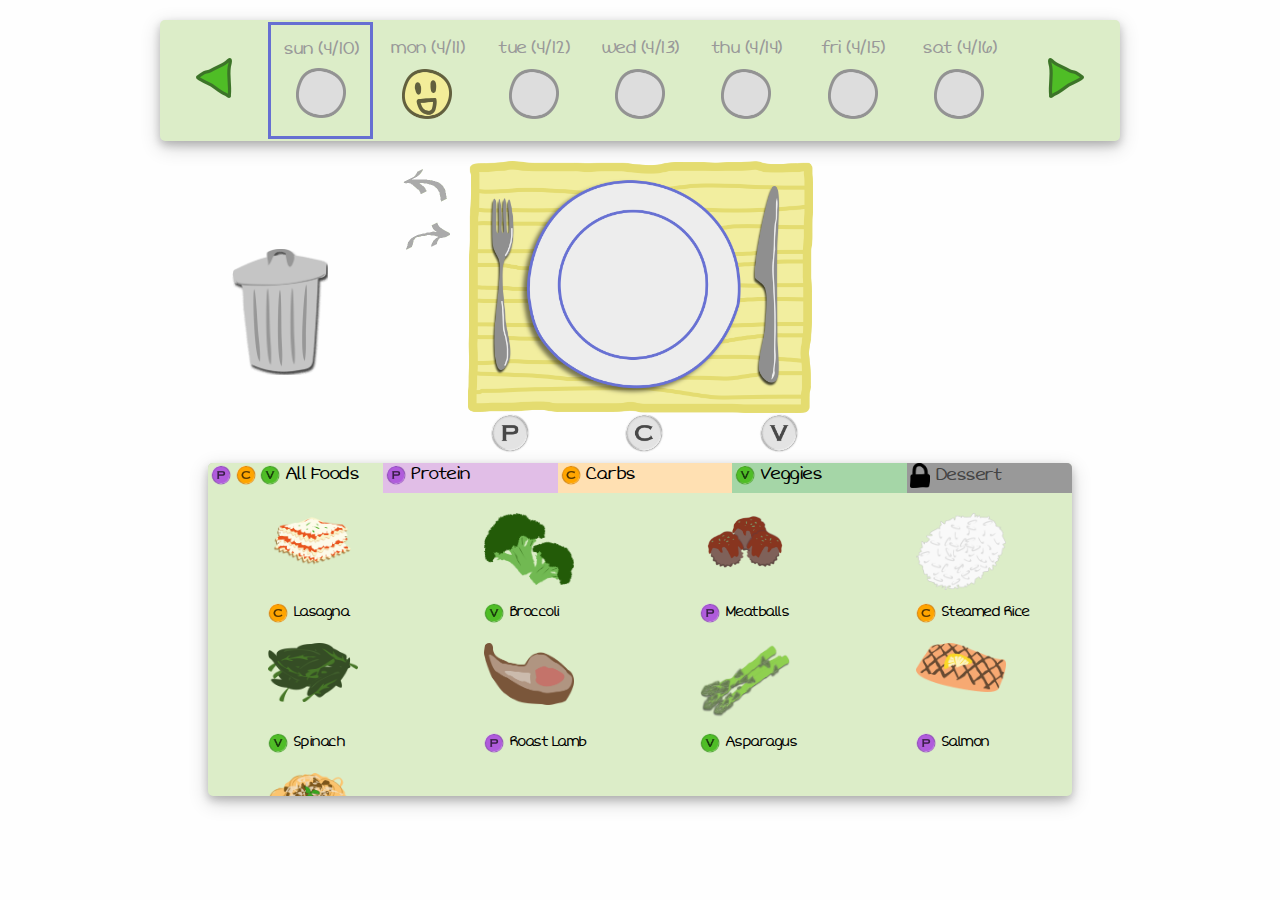
<file: index.html>
<!DOCTYPE html>

<html>

<head>
    <meta charset="UTF-8">
    <title>MERP</title>
    <link rel="stylesheet" href="style.css" />
    <link rel="stylesheet" href="animation.css" />
</head>

<body>

<div id="content_wrapper">
        
    <div id="calendar_wrapper">
        <table id="calendar">
            <!--
        	<tr>
        		<td id="left_arrow" class="arrow"><img src="img/arrow_left.png"></img></td>
        		<td id="sun" class="day">Sun (4/10)<img src="img/smiley_empty.png"></td>
        		<td id="mon" class="day">Mon (4/11)<img src="img/smiley_full.png"></td>
        		<td id="tue" class="day">Tue (4/12)<img src="img/smiley_empty.png"></td>
        		<td id="wed" class="day">Wed (4/13)<img src="img/smiley_empty.png"></td>
        		<td id="thu" class="day">Thu (4/14)<img src="img/smiley_empty.png"></td>
        		<td id="fri" class="day">Fri (4/15)<img src="img/smiley_empty.png"></td>
        		<td id="sat" class="day">Sat (4/16)<img src="img/smiley_empty.png"></td>
        		<td id="right_arrow" class="arrow"><img src="img/arrow_right.png" /></td>
        	</tr>
            -->
        </table>
    </div>
    
    <div id="plates_wrapper">
    
        <div id="trash_can_wrapper">
    	    <div id="trash_can">
    	    </div>
    	</div>
    	
    	<div id="dinner_plate_wrapper">
            <div id="undo_button" class="undo_redo_buttons"></div>
            <div id="redo_button" class="undo_redo_buttons"></div>
    	    <div id="dinner_plate">
    	        <div id="dinner_plate_food_wrapper">
    	            <div id="dinner_plate_C"></div>
    	            <div id="dinner_plate_P"></div>
    	            <div id="dinner_plate_V"></div>
    	        </div>
    	    </div>
    	    <div id="dinner_plate_icon_wrapper">
    	        <span id="icon_p"><img class="med_icon" src="img/icon_p0.png"></img></span>
                <span id="icon_c"><img class="med_icon" src="img/icon_c0.png"></img></span>
                <span id="icon_v"><img class="med_icon" src="img/icon_v0.png"></img></span>
    	    </div>
    	</div>
    	
    	<div id="dessert_plate_wrapper">
    	    <div id="dessert_plate" lclass="hidden"></div>
    	</div>
    	
    </div>
    
    <div id="food_table_wrapper">
        
        <ul id="food_table_tabs">
            <li id="tab_A" class="food_table_tab tab_selected">
                <img class="small_icon" src="img/icon_p1.png"></img>
                <img class="small_icon" src="img/icon_c1.png"></img>
                <img class="small_icon" src="img/icon_v1.png"></img>
                All Foods 
            </li>
            <li id="tab_P" class="food_table_tab"><img class="small_icon" src="img/icon_p1.png"></img> Protein</li>
            <li id="tab_C" class="food_table_tab"><img class="small_icon" src="img/icon_c1.png"></img> Carbs</li>
            <li id="tab_V" class="food_table_tab"><img class="small_icon" src="img/icon_v1.png"></img> Veggies</li>
            <li id="tab_D" class="food_table_tab tab_deactivated"><img class="small_icon" src="img/lock.png"></img> Dessert</li>
        </ul>
        
        <div id="food_table">
        </div>
        
    </div>
    
</div>

<script type="text/javascript" src="external_js/jquery-1.9.0.min.js"></script>
<script type="text/javascript" src="food_items.js"></script>
<script type="text/javascript" src="dinner_menu.js"></script>
<script type="text/javascript" src="undo_logic.js"></script>
<script type="text/javascript" src="logic.js"></script>
    
</body>

</html>
</file>
<file: style.css>
body {
    font-family: "short_stackregular", Arial;
    letter-spacing: -1.5px;
    font-size: 17px;
    background-color: #FEFEFE;
    /* 
     * Photo credit: http://www.psdgraphics.com/backgrounds/light-wooden-background/
     */
    /*background-image: url("img/light-wooden-background.jpg");*/
    /*background-size: contain;*/
}

@font-face {
    font-family: 'short_stackregular';
    src: url('font/shortstack-regular-webfont.eot');
    src: url('font/shortstack-regular-webfont.eot?#iefix') format('embedded-opentype'),
         url('font/shortstack-regular-webfont.woff2') format('woff2'),
         url('font/shortstack-regular-webfont.woff') format('woff'),
         url('font/shortstack-regular-webfont.ttf') format('truetype'),
         url('font/shortstack-regular-webfont.svg#short_stackregular') format('svg');
    font-weight: normal;
    font-style: normal;

}

#content_wrapper {
    width: 1000px;
    height: 630px;
    margin: 0 auto;
}

/*
*  calendar	
*/

#calendar_wrapper {
    width: 100%;
    height: 20%;
    text-align: center;
    color: #999;
    margin: 20px 0px 20px 0px;
    box-shadow: 0 4px 8px 0 rgba(0, 0, 0, 0.2), 0 6px 20px 0 rgba(0, 0, 0, 0.19);
    /*border: 1px solid #aaa;*/
    border-radius: 5px;
    background-color: #DCEDC8;
}

#calendar{
	width: 100%;
	height: 100%;
}

#calendar td{
	top: 50px;
	width: 11%;
	height: 100%;
}

.day {
	/*border: 1px solid #999;*/
}

.day img{
	padding-top: 10%;
	width: 50px;
	height: 50px;
}


/*
 * plates
 */
 
 #plates_wrapper {
    width: 100%;
    height: 50%;
 }
 
 #trash_can_wrapper {
     width: 25%;
     height: 100%;
     float: left;
}
 
 #trash_can {
     width: 100%;
     height: 100%;
     background: url('img/trashcan_shadowed.png') no-repeat;
     background-position: center center;
     background-size: 40%;
}
 
 #dinner_plate_wrapper {
     width: 50%;
     height: 100%;
     float: left;
     position: relative;
 }
 
 #dinner_plate {
     width: 100%;
     height: calc(100% - 50px);
     float: left;
     text-align: center;
     vertical-align: center;
     background-image: url("img/placemat.png");
     background-size: contain;
     background-repeat: no-repeat;
     background-position: center center;
 }
 
 #dinner_plate_food_wrapper {
     width: calc(80% - 200px);
	 height: 150px;
	 margin-top: 40px;
	 margin-left: 140px;
 }
 
 #dinner_plate_C {
     width: 100%;
     height: 50%;
     padding-left: calc(50% - 45px); 
     float: left;
 }
 
 #dinner_plate_P {
     width: 50%;
     height: 50%;
     float: left;
 }
 
 #dinner_plate_V {
     width: 50%;
     height: 50%;
     float: left;
 }
 
 #dinner_plate_icon_wrapper {
     width: 100%;
     height: 50px;
 }
 
  #dinner_plate_icon_wrapper img {
     margin-left: calc(100%/6 + 10px);
 }
 
 #dessert_plate_wrapper {
     width: 25%;
     height: 100%;
     float: left;
 }
 
 #dessert_plate {
     width: calc(100%-80px);
     height: calc(100% - 50px - 100px);
     text-align: center;
     vertical-align: center;
     background-image: url("img/dessert.png");
     background-size: contain;
     background-repeat: no-repeat;
     background-position: center center;  
     padding-left: 73px;
     padding-top: 70px;
 }
 
 .hidden {
     display: none;
 }



/*
 * food_table
 */
 
 #food_table_wrapper {
    width: 90%;
    height: 55%;
    margin: 0 auto;
    overflow: hidden;
    /*border: 1px solid #aaa;*/
    border-radius: 5px;
    background-color: #DCEDC8;
    box-shadow: 0 4px 8px 0 rgba(0, 0, 0, 0.2), 0 6px 20px 0 rgba(0, 0, 0, 0.19);
 }
 
 #food_table_tabs {
     list-style: none;
     margin: 0;
     padding: 0;
     height: 30px;
     background-color: #ccc;
 }
 
 .food_table_tab {
     display: block;
     float: left;
     width: calc(20% - 1px);
     height: 100%;
     
     /*border: 1px solid black;*/
     border-top: 0;
     border-left: 0;
     padding-left: 3px;
 }
 
 #tab_P {
     background-color: #E1BEE7;
 }
 
 #tab_C {
     background-color: #FFE0B2;
 }
 
  #tab_V {
     background-color: #A5D6A7;
 }
 
 #tab_D {
     border-right: 0;
     width: calc(20% - 11px);
     background-color: #B3E5FC;
 }
 
 .tab_selected {
     border-bottom: 0;
     background-color: #DCEDC8 !important;
 }
 
 .tab_deactivated {
     background-color: #999 !important;
     color: #444;
 }
 
 #food_table {
     width: 100%;
     height: calc(100% - 30px);
     overflow: scroll;
 }
 
 .food_item_wrapper {
     width: 18%;
     height: 110px;
     padding-left: 7%;
     padding-top: 20px;
     float: left;
 }

 .food_item {
     width: 90px;
     height: 90px;
     /*background-color: #e0e0e0;*/
     border-radius: 5px;
 }

 .food_tag {
    height: 25px;
 }

 .food_category {
    background-size: cover;
    width: 20px;
    height: 20px;
    display: inline-block;
 }

 .food_category_P {
    background-image: url('img/icon_p1.png');
 }

 .food_category_V {
    background-image: url('img/icon_v1.png');
 }

 .food_category_C {
    background-image: url('img/icon_c1.png');
 }

 .food_category_D {
    background-image: url('img/icon_d1.png');
 }

 .food_name {
    font-size: 14px;
    display: inline-block;
    vertical-align: top;
 }

.small_icon {
    width: 20px;
    height: auto;
    vertical-align: middle;
 }

.med_icon {
    width: 40px;
    height: 40px;
 }

/* Undo, redo buttons */
#undo_button {
    left: 0;
    top: 0;
    background-image: url("img/undo arrow inactive.png");
}

#redo_button {
    left: 0;
    top: 50px;
    background-image: url("img/redo arrow inactive.png");
}

.undo_redo_buttons {
    position: absolute;
    width: 50px;
    height: 50px;
    background-size: 100%;
    background-repeat: no-repeat;
}
</file>
<file: animation.css>
@keyframes jiggle{
	0% { transform: rotate(-5deg); }
	25% { transform: rotate(5deg); }
	50% { transform: rotate(-5deg); }
	75% { transform: rotate(5deg); }
	100% { transform: rotate(-5deg); }
}

.jiggle_animation {
	animation-name: jiggle;
	animation-duration: 0.5s;
	animation-iteration-count: 3;
}
</file>
